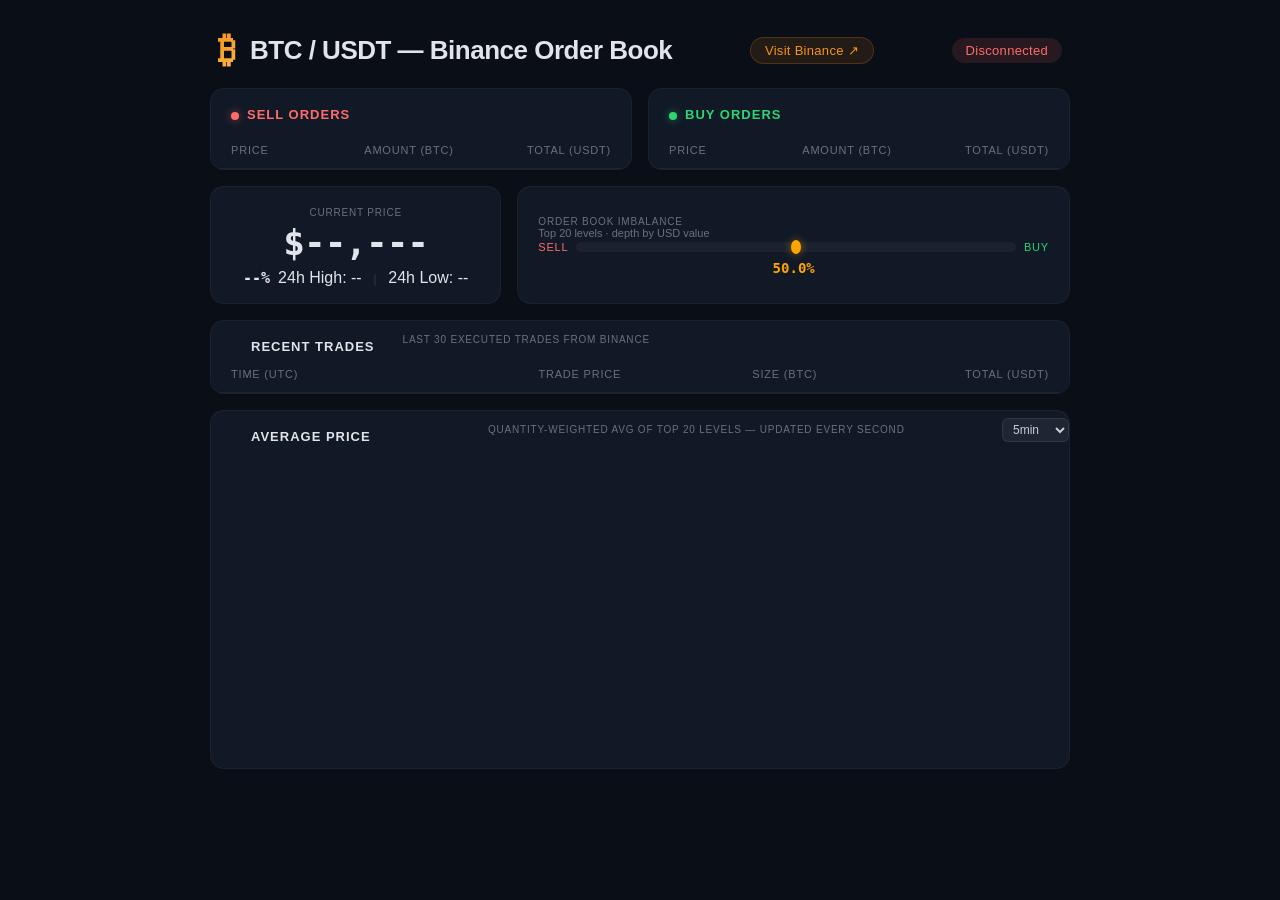
<file: index.html>
<!DOCTYPE html>
<html lang="en">
<head>
    <meta charset="UTF-8">
    <meta name="viewport" content="width=device-width, initial-scale=1.0">
    <title>BTC / USDT — Live Order Book & Price Chart (Binance)</title>
    <link rel="icon" type="image/svg+xml" href="data:image/svg+xml,<svg xmlns='http://www.w3.org/2000/svg' viewBox='0 0 64 64'><rect width='64' height='64' rx='12' fill='%23f7931a'/><text x='32' y='48' font-size='44' font-family='monospace' font-weight='bold' text-anchor='middle' fill='white'>B</text></svg>">
    <link rel="stylesheet" href="style.css">
</head>

<body>
<div class="container">

    <header>
        <div class="logo">
            <span class="logo-btc">₿</span>
            <h1>BTC / USDT — Binance Order Book</h1>
        </div>
        <a href="https://www.binance.com/en/trade/BTC_USDT" target="_blank" rel="noopener" class="link-badge" id="binanceLink">Visit Binance ↗</a>
        <div id="status" class="status disconnected">Connecting…</div>
    </header>

    <div class="orderbook">

        <div class="side asks-side">
            <h2><span class="dot ask-dot"></span>Sell Orders</h2>
            <table>
                <thead>
                    <tr>
                        <th class="price-col">Price</th>
                        <th class="amount-col">Amount (BTC)</th>
                        <th class="total-col">Total (USDT)</th>
                    </tr>
                </thead>
                <tbody id="asks"></tbody>
            </table>
        </div>

        <div class="side bids-side">
            <h2><span class="dot bid-dot"></span>Buy Orders</h2>
            <table>
                <thead>
                    <tr>
                        <th class="price-col">Price</th>
                        <th class="amount-col">Amount (BTC)</th>
                        <th class="total-col">Total (USDT)</th>
                    </tr>
                </thead>
                <tbody id="bids"></tbody>
            </table>
        </div>

    </div>

    <!-- Info box + imbalance bar -->
    <div class="price-strip">
        <div class="price-box" id="priceBox">
            <span class="box-title">Current Price</span>
            <span class="price-current" id="currentPrice">$--,---</span>
            <div class="price-meta">
                <span class="price-change" id="priceChange">--%</span>
                <!-- High / Low hidden on mobile — revealed via "Details" -->
                <span class="price-details" id="priceHigh">24h High: --</span>
                <span class="price-divider">&nbsp;|&nbsp;</span>
                <span class="price-details" id="priceLow">24h Low: --</span>
            </div>
            <!-- Mobile-only toggle for high/low (visible only ≤640px) -->
            <button class="details-btn" id="detailsBtn">Details</button>
        </div>
        <div class="imbalance-box">
            <span class="box-title squeeze">Order Book Imbalance</span>
            <p class="imbalance-subtitle">Top 20 levels · depth by USD value</p>
            <div class="imbalance-bar-wrap">
                <span class="imbalance-label sell-label">Sell</span>
                <div class="imbalance-bar-track">
                    <div class="imbalance-bar-fill" id="imbalanceFill"></div>
                </div>
                <span class="imbalance-label buy-label">Buy</span>
            </div>
            <div class="imbalance-pct-wrap"><span class="imbalance-pct" id="imbalancePct">50.0%</span></div>
        </div>
    </div>

    <!-- Recent trades panel -->
    <div class="trades-panel">
        <div class="trades-header">
            <h2 class="panel-heading">Recent Trades</h2>
            <span class="box-title squeeze">Last 30 executed trades from Binance</span>
        </div>
        <div class="trades-scroll">
            <table>
                <thead>
                    <tr>
                        <th class="time-col">Time (UTC)</th>
                        <th class="price-col">Trade Price</th>
                        <th class="amount-col">Size (BTC)</th>
                        <th class="total-col">Total (USDT)</th>
                    </tr>
                </thead>
                <tbody id="trades"></tbody>
            </table>
        </div>
        <div class="whale-overlay" id="whaleOverlay">
            <div class="whale-row fade-in" id="whaleRow">
                <span class="whale-label" id="whaleLabel">WHALE</span>
                <span class="whale-side-indicator" id="whaleSide"></span>
                <span class="whale-time" id="whaleTime"></span>
                <span class="whale-price" id="whalePrice"></span>
                <span class="whale-amount" id="whaleAmount"></span>
                <span class="whale-total" id="whaleTotal"></span>
            </div>
        </div>
    </div>

    <div class="chart-panel">
        <div class="chart-header">
            <h2 class="panel-heading">Average Price</h2>
            <span class="box-title squeeze">Quantity-weighted avg of top 20 levels — updated every second</span>
            <select id="time-window" class="time-select">
                <option value="30">30s</option>
                <option value="60">1min</option>
                <option value="300" selected>5min</option>
                <option value="600">10min</option>
                <option value="1800">30min</option>
                <option value="3600">1h</option>
            </select>
        </div>
        <canvas id="chart"></canvas>
    </div>

</div>

<script src="app.js"></script>
</body>
</html>
</file>
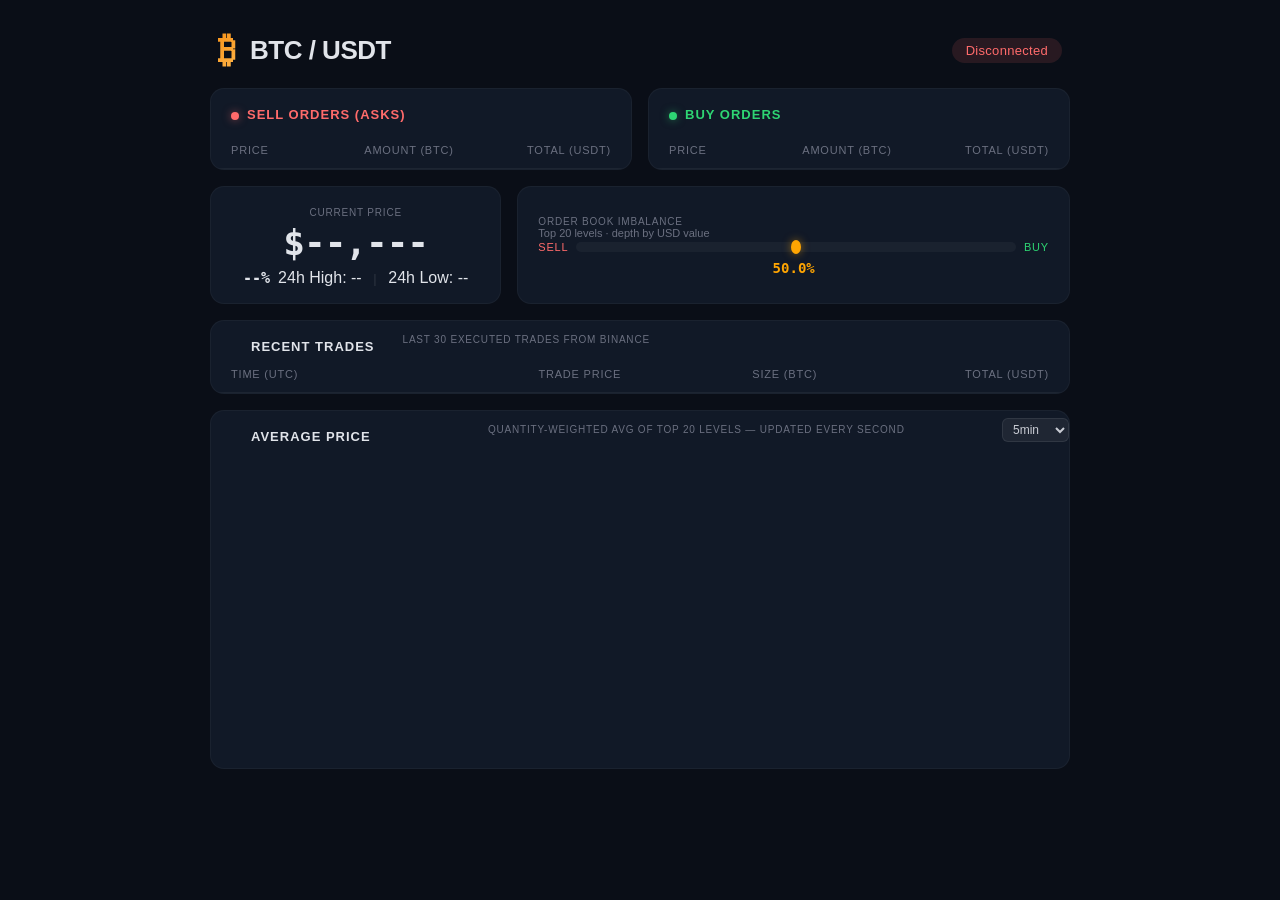
<file: pages/index.html>
<!DOCTYPE html>
<html lang="en">
<head>
    <meta charset="UTF-8">
    <meta name="viewport" content="width=device-width, initial-scale=1.0">
    <title>BTC / USDT — Order Book</title>
    <link rel="stylesheet" href="style.css">
</head>

<body>
<div class="container">

    <header>
        <div class="logo">
            <span class="logo-btc">₿</span>
            <h1>BTC / USDT</h1>
        </div>
        <div id="status" class="status disconnected">Connecting…</div>
    </header>

    <div class="orderbook">

        <div class="side asks-side">
            <h2><span class="dot ask-dot"></span>Sell Orders (Asks)</h2>
            <table>
                <thead>
                    <tr>
                        <th class="price-col">Price</th>
                        <th class="amount-col">Amount (BTC)</th>
                        <th class="total-col no-total">Total (USDT)</th>
                    </tr>
                </thead>
                <tbody id="asks"></tbody>
            </table>
        </div>

        <div class="side bids-side">
            <h2><span class="dot bid-dot"></span>Buy Orders</h2>
            <table>
                <thead>
                    <tr>
                        <th class="price-col">Price</th>
                        <th class="amount-col">Amount (BTC)</th>
                        <th class="total-col no-total">Total (USDT)</th>
                    </tr>
                </thead>
                <tbody id="bids"></tbody>
            </table>
        </div>

    </div>

    <!-- Info box + imbalance bar -->
    <div class="price-strip">
        <div class="price-box" id="priceBox">
            <span class="box-title">Current Price</span>
            <span class="price-current" id="currentPrice">$--,---</span>
            <div class="price-meta">
                <span class="price-change" id="priceChange">--%</span>
                <!-- High / Low hidden on mobile — revealed via "Details" -->
                <span class="price-details" id="priceHigh">24h High: --</span>
                <span class="price-divider">&nbsp;|&nbsp;</span>
                <span class="price-details" id="priceLow">24h Low: --</span>
            </div>
            <!-- Mobile-only toggle for high/low (visible only ≤640px) -->
            <button class="details-btn" id="detailsBtn">Details</button>
        </div>
        <div class="imbalance-box">
            <span class="box-title squeeze">Order Book Imbalance</span>
            <p class="imbalance-subtitle">Top 20 levels · depth by USD value</p>
            <div class="imbalance-bar-wrap">
                <span class="imbalance-label sell-label">Sell</span>
                <div class="imbalance-bar-track">
                    <div class="imbalance-bar-fill" id="imbalanceFill"></div>
                </div>
                <span class="imbalance-label buy-label">Buy</span>
            </div>
            <div class="imbalance-pct-wrap"><span class="imbalance-pct" id="imbalancePct">50.0%</span></div>
        </div>
    </div>

    <!-- Recent trades panel -->
    <div class="trades-panel">
        <div class="trades-header">
            <h2 class="panel-heading">Recent Trades</h2>
            <span class="box-title squeeze">Last 30 executed trades from Binance</span>
        </div>
        <div class="trades-scroll">
            <table>
                <thead>
                    <tr>
                        <th class="time-col">Time (UTC)</th>
                        <th class="price-col">Trade Price</th>
                        <th class="amount-col">Size (BTC)</th>
                        <th class="total-col no-total">Total (USDT)</th>
                    </tr>
                </thead>
                <tbody id="trades"></tbody>
            </table>
        </div>
        <div class="whale-overlay" id="whaleOverlay">
            <div class="whale-row fade-in" id="whaleRow">
                <span class="whale-label" id="whaleLabel">WHALE</span>
                <span class="whale-side-indicator" id="whaleSide"></span>
                <span class="whale-time" id="whaleTime"></span>
                <span class="whale-price" id="whalePrice"></span>
                <span class="whale-amount" id="whaleAmount"></span>
                <span class="whale-total" id="whaleTotal"></span>
            </div>
        </div>
    </div>

    <div class="chart-panel">
        <div class="chart-header">
            <h2 class="panel-heading">Average Price</h2>
            <span class="box-title squeeze">Quantity-weighted avg of top 20 levels — updated every second</span>
            <select id="time-window" class="time-select">
                <option value="30">30s</option>
                <option value="60">1min</option>
                <option value="300" selected>5min</option>
                <option value="600">10min</option>
                <option value="1800">30min</option>
                <option value="3600">1h</option>
            </select>
        </div>
        <canvas id="chart"></canvas>
    </div>

</div>

<script src="app.js"></script>
</body>
</html>
</file>
<file: style.css>
/* ── Reset & base ─────────────────────────────────────── */
*, *::before, *::after { box-sizing: border-box; margin: 0; padding: 0; }

body {
    font-family: -apple-system, BlinkMacSystemFont, "Segoe UI", Roboto, "Helvetica Neue", Arial, sans-serif;
    background: #0a0e17;
    color: #e1e4ea;
    min-height: 100vh;
    display: flex;
    justify-content: center;
    padding: 32px 16px;
    -webkit-font-smoothing: antialiased;
}

/* ── Container ────────────────────────────────────────── */
.container { max-width: 860px; width: 100%; }

/* ── Header ───────────────────────────────────────────── */
header {
    display: flex;
    justify-content: space-between;
    align-items: center;
    margin-bottom: 20px;
    padding: 0 8px;
}

.logo {
    display: flex;
    align-items: center;
    gap: 14px;
}

.logo-btc {
    font-size: 36px;
    color: #f7931a;
    line-height: 1;
    font-weight: 700;
    background: linear-gradient(135deg, #f7931a, #ffb347);
    -webkit-background-clip: text;
    -webkit-text-fill-color: transparent;
}

h1 {
    font-size: 26px;
    font-weight: 600;
    color: #e1e4ea;
    letter-spacing: -0.5px;
}

/* ── Status badge ─────────────────────────────────────── */
.status {
    font-size: 13px;
    padding: 5px 14px;
    border-radius: 99px;
    font-weight: 500;
    letter-spacing: 0.3px;
}

.status.connected {
    background: rgba(46, 213, 115, 0.12);
    color: #2ed573;
}

.status.disconnected {
    background: rgba(255, 107, 107, 0.12);
    color: #ff6b6b;
}

/* ── Binance link badge ──────────────────────────────── */
.link-badge {
    font-size: 13px;
    padding: 5px 14px;
    border-radius: 99px;
    font-weight: 500;
    color: #f7931a;
    background: rgba(247, 147, 26, 0.1);
    border: 1px solid rgba(247, 147, 26, 0.2);
    text-decoration: none;
    letter-spacing: 0.3px;
}
.link-badge:hover {
    background: rgba(247, 147, 26, 0.18);
}

/* ── Order book layout ────────────────────────────────── */
.orderbook {
    display: flex;
    gap: 16px;
}

.side {
    flex: 1;
    background: #111927;
    border-radius: 14px;
    overflow: hidden;
    border: 1px solid rgba(255,255,255,0.04);
}

.side h2 {
    font-size: 13px;
    font-weight: 600;
    text-transform: uppercase;
    letter-spacing: 1px;
    padding: 18px 20px 12px;
    margin: 0;
}

.asks-side h2 { color: #ff6b6b; }
.bids-side h2 { color: #2ed573; }

.dot {
    display: inline-block;
    width: 8px; height: 8px;
    border-radius: 50%;
    margin-right: 8px;
    vertical-align: middle;
}

.ask-dot { background: #ff6b6b; box-shadow: 0 0 8px rgba(255,107,107,0.5); }
.bid-dot { background: #2ed573; box-shadow: 0 0 8px rgba(46,213,115,0.5); }

/* ── Table ────────────────────────────────────────────── */
table {
    width: 100%;
    border-collapse: collapse;
}

thead th {
    font-size: 11px;
    font-weight: 500;
    text-transform: uppercase;
    letter-spacing: 0.8px;
    color: #6b7080;
    padding: 10px 20px 12px;
    text-align: right;
    border-bottom: 1px solid rgba(255,255,255,0.05);
}

thead th:first-child { text-align: left; }

tbody tr {
    transition: background 0.15s ease;
    cursor: default;
}

tbody tr:hover { background: rgba(255,255,255,0.03); }

td {
    font-family: "SF Mono", "Fira Code", "Cascadia Code", monospace;
    font-size: 13px;
    padding: 7px 20px;
    text-align: right;
    position: relative;
}

td:first-child { text-align: left; }

/* ── Depth bar inside price cell ──────────────────────── */
.price-cell { position: relative; overflow: hidden; }

.depth-bar {
    position: absolute;
    top: 0; bottom: 0;
    left: 0;
    opacity: 0.07;
    pointer-events: none;
    transition: width 150ms ease;
}

.asks-side .depth-bar { background: #ff6b6b; }
.bids-side .depth-bar { background: #2ed573; }

/* ── Price / amount styling ───────────────────────────── */
td.price-cell span {
    position: relative;
    z-index: 1;
}

.asks-side td.price-cell span { color: #ff6b6b; font-weight: 500; }
.bids-side td.price-cell span { color: #2ed573; font-weight: 500; }

td.amount-cell, td.total-cell { color: #c9ccd4; }

/* ── Box titles & subtitles ─────────────────────────────── */
.box-title {
    display: block;
    font-size: 10px;
    text-transform: uppercase;
    letter-spacing: 0.8px;
    color: #6b7080;
    margin-bottom: 4px;
}

.imbalance-subtitle {
    display: block;
    font-size: 11px;
    color: #6b7080;
    margin-bottom: 2px;
}

/* ── Box-title inline variant ─────────────────────────── */
.squeeze {
    display: inline;
    margin-bottom: 0;
}

/* ── Price strip (info box + imbalance) ─────────────── */
.price-strip {
    display: flex;
    gap: 16px;
    align-items: stretch;
    margin-top: 16px;
}

.price-box {
    flex: 0 0 auto;
    text-align: center;
    padding: 20px 32px 16px;
    background: #111927;
    border-radius: 14px;
    border: 1px solid rgba(255,255,255,0.04);
    min-width: 260px;
}

.price-current {
    display: block;
    font-size: 36px;
    font-weight: 700;
    font-family: "SF Mono", "Fira Code", "Cascadia Code", monospace;
    color: #e1e4ea;
    letter-spacing: -1px;
}

.price-current.up   { color: #2ed573; }
.price-current.down { color: #ff6b6b; }

.price-meta {
    display: flex;
    align-items: center;
    justify-content: center;
    gap: 8px;
    margin-top: 6px;
}

.price-change { font-size: 15px; font-weight: 600; font-family: "SF Mono", monospace; }
.price-divider { color: rgba(255,255,255,0.12); font-size: 13px; user-select: none; }
/* Imbalance bar */
.imbalance-box {
    flex: 1;
    display: flex;
    flex-direction: column;
    justify-content: center;
    padding: 18px 20px 16px;
    background: #111927;
    border-radius: 14px;
    border: 1px solid rgba(255,255,255,0.04);
}

.imbalance-bar-wrap {
    display: flex;
    align-items: center;
    gap: 8px;
    justify-content: center;
}

.imbalance-label { font-size: 11px; text-transform: uppercase; letter-spacing: 0.8px; color: #6b7080; white-space: nowrap; }
.buy-label       { color: #2ed573 !important; }
.sell-label      { color: #ff6b6b !important; }

.imbalance-bar-track {
    flex: 1;
    height: 10px;
    background: rgba(255,255,255,0.04);
    border-radius: 99px;
    overflow: visible;
    position: relative;      /* so the dot can be absolutely positioned */
}

.imbalance-bar-fill {
    height: 14px;
    width: 10px;
    border-radius: 50%;
    background: #ffa502;
    position: absolute;
    left: var(--pos, 50%);   /* 0% = Sell side (left), 100% = Buy side (right) */
    top: 50%;
    margin-top: -7px;        /* half of height to center vertically */
    margin-left: -5px;       /* half of width to center horizontally */
    box-shadow: 0 0 8px rgba(255,165,2,0.5);
    transition: left 300ms ease, background 300ms ease;
}

.imbalance-pct-wrap {
    text-align: center;
    margin-top: 6px;
}

.imbalance-pct {
    font-size: 14px;
    font-weight: 700;
    font-family: "SF Mono", monospace;
    color: #ffa502;
    white-space: nowrap;
}

/* ── Recent trades panel ────────────────────────────────── */
.trades-panel {
    position: relative;
    margin-top: 16px;
    background: #111927;
    border-radius: 14px;
    overflow: hidden;
    border: 1px solid rgba(255,255,255,0.04);
}

.panel-heading {
    font-size: 13px;
    font-weight: 600;
    text-transform: uppercase;
    letter-spacing: 1px;
    padding: 18px 20px 4px;
    margin: 0;
}

.trades-header {
    display: flex;
    align-items: center;
    gap: 8px;
    padding-left: 20px;
}

.trades-panel table { width: 100%; border-collapse: collapse; }

/* Trades-panel column overrides — scoped selectors avoid leaking globally */
.trades-panel .time-col   { font-size: 11px; color: #6b7080; padding-left: 20px !important; }
.trades-panel .amount-col { cursor: default; }
.trades-panel .total-col  { color: #6b7080; }

/* Trades panel first column alignment */
.trades-panel td:first-child,
.trades-panel thead th:first-child { text-align: left; }

.trades-panel tbody tr { cursor: default; }
.trades-panel tbody tr:hover { background: rgba(255,255,255,0.03); }

/* Color-code trade rows */
.trades-panel .ask td.price-cell span { color: #ff6b6b; font-weight: 500; }
.trades-panel .bid td.price-cell span { color: #2ed573; font-weight: 500; }

/* ── Whale overlay ─────────────────────────────────────── */
.whale-overlay {
    position: absolute;
    top: 48px;   /* just below .trades-header */
    left: 16px;
    right: 16px;
    pointer-events: none;
    z-index: 10;
    opacity: 0;
    transition: opacity 300ms ease;
}

.whale-row {
    display: flex;
    align-items: center;
    justify-content: space-between;
    padding: 8px 16px;
    background: linear-gradient(135deg, #f7931a 0%, #e8850f 100%);
    border-radius: 10px;
    color: #fff;
    font-size: 12px;
    font-family: "SF Mono", "Fira Code", monospace;
    box-shadow: 0 4px 20px rgba(247, 147, 26, 0.35);
    gap: 12px;
}

.whale-row.fade-in { animation: whale-fade-in 300ms ease-out both; }
.whale-row.fading-out { animation: whale-fade-out 1500ms ease-in both; }

@keyframes whale-fade-in {
    from { opacity: 0; transform: translateY(-8px); }
    to   { opacity: 1; transform: translateY(0); }
}

@keyframes whale-fade-out {
    from { opacity: 1; }
    to   { opacity: 0; }
}

.whale-label {
    font-size: 10px;
    font-weight: 800;
    letter-spacing: 1.2px;
    padding: 3px 6px;
    border-radius: 4px;
    background: rgba(255,255,255,0.2);
}

.whale-time { color: rgba(255,255,255,0.6); font-size: 11px; white-space: nowrap; }
.whale-price, .whale-total, .whale-amount { font-weight: 600; }

/* Scrollable trades area */
.trades-scroll {
    max-height: 420px;
    overflow-y: auto;
}

/* Custom scrollbar for trades */
.trades-scroll::-webkit-scrollbar { width: 6px; }
.trades-scroll::-webkit-scrollbar-track { background: transparent; }
.trades-scroll::-webkit-scrollbar-thumb { background: rgba(255,255,255,0.1); border-radius: 3px; }
.trades-scroll::-webkit-scrollbar-thumb:hover { background: rgba(255,255,255,0.2); }

/* ── Chart panel ──────────────────────────────────────── */
.chart-panel {
    margin-top: 16px;
    background: #111927;
    border-radius: 14px;
    overflow: hidden;
    border: 1px solid rgba(255,255,255,0.04);
}

/* ── Chart header ─────────────────────────────────────── */
.chart-header {
    display: flex;
    justify-content: space-between;
    align-items: center;
    gap: 10px;
    padding-left: 20px;
    flex-wrap: wrap;
}

.time-select {
    background: rgba(255,255,255,0.06);
    color: #c9ccd4;
    border: 1px solid rgba(255,255,255,0.08);
    border-radius: 6px;
    padding: 3px 6px;
    font-size: 12px;
    font-family: inherit;
    cursor: pointer;
}

.time-select:hover { background: rgba(255,255,255,0.1); }
.time-select:focus { outline: none; border-color: rgba(255,255,255,0.2); }


#chart {
    display: block;
    width: 100%;
    height: 320px;
}

/* ── Responsive (mobile ≤640px) ───────────────────────── */
@media (max-width: 640px) {

    /* Order book — stack sides */
    .orderbook { flex-direction: column; }
    .side h2   { padding: 14px 16px 8px !important; }

    /* Tighter table cells */
    td, thead th      { padding-left: 10px !important; padding-right: 10px !important; font-size: 12px; }

    /* Price box — shrink price & show Details button */
    .price-strip       { flex-direction: column; align-items: stretch; }
    .price-box         { min-width: auto; text-align: center; padding: 16px 16px 12px; }
    .price-current     { font-size: 30px; letter-spacing: -0.5px; }

    /* Price details hidden until user taps "Details" */
    .price-details      { display: none; }
    .price-box.expanded .price-details { display: inline; }
    .price-box.expanded .price-divider  { display: inline; }

    /* Details toggle button (visible on mobile via @media) */
    .details-btn {
        display: block;
        margin-top: 8px;
        padding: 6px 16px;
        font-size: 12px;
        font-family: inherit;
        font-weight: 500;
        color: #c9ccd4;
        background: rgba(255,255,255,0.06);
        border: 1px solid rgba(255,255,255,0.1);
        border-radius: 6px;
        cursor: pointer;
    }
    .details-btn:hover { background: rgba(255,255,255,0.12); }

    /* Imbalance bar — stack, shrink */
    .imbalance-box     { padding: 14px 16px 12px; }
    .imbalance-subtitle  { font-size: 10px; margin-bottom: 1px; }
    .imbalance-pct       { font-size: 13px; }

    /* Trades panel — tighter */
    .trades-scroll     { max-height: 280px; }
    .trades-header,
    .chart-header      { flex-direction: column; align-items: flex-start; gap: 2px !important; padding-left: 16px; }

    /* Whale overlay — tighter for mobile */
    .whale-overlay     { top: 44px; left: 8px; right: 8px; }
    .whale-row         { font-size: 10px; padding: 6px 10px; gap: 8px; }

    /* Chart — tighter x-axis labels */
    #chart             { height: 240px; }
    .time-select       { font-size: 11px; padding: 2px 4px; }
}

/* ── Hide Details button on desktop (always) ──────────── */
.details-btn { display: none; }
</file>
<file: pages/style.css>
/* ── Reset & base ─────────────────────────────────────── */
*, *::before, *::after { box-sizing: border-box; margin: 0; padding: 0; }

body {
    font-family: -apple-system, BlinkMacSystemFont, "Segoe UI", Roboto, "Helvetica Neue", Arial, sans-serif;
    background: #0a0e17;
    color: #e1e4ea;
    min-height: 100vh;
    display: flex;
    justify-content: center;
    padding: 32px 16px;
    -webkit-font-smoothing: antialiased;
}

/* ── Container ────────────────────────────────────────── */
.container { max-width: 860px; width: 100%; }

/* ── Header ───────────────────────────────────────────── */
header {
    display: flex;
    justify-content: space-between;
    align-items: center;
    margin-bottom: 20px;
    padding: 0 8px;
}

.logo {
    display: flex;
    align-items: center;
    gap: 14px;
}

.logo-btc {
    font-size: 36px;
    color: #f7931a;
    line-height: 1;
    font-weight: 700;
    background: linear-gradient(135deg, #f7931a, #ffb347);
    -webkit-background-clip: text;
    -webkit-text-fill-color: transparent;
}

h1 {
    font-size: 26px;
    font-weight: 600;
    color: #e1e4ea;
    letter-spacing: -0.5px;
}

/* ── Status badge ─────────────────────────────────────── */
.status {
    font-size: 13px;
    padding: 5px 14px;
    border-radius: 99px;
    font-weight: 500;
    letter-spacing: 0.3px;
}

.status.connected {
    background: rgba(46, 213, 115, 0.12);
    color: #2ed573;
}

.status.disconnected {
    background: rgba(255, 107, 107, 0.12);
    color: #ff6b6b;
}

/* ── Order book layout ────────────────────────────────── */
.orderbook {
    display: flex;
    gap: 16px;
}

.side {
    flex: 1;
    background: #111927;
    border-radius: 14px;
    overflow: hidden;
    border: 1px solid rgba(255,255,255,0.04);
}

.side h2 {
    font-size: 13px;
    font-weight: 600;
    text-transform: uppercase;
    letter-spacing: 1px;
    padding: 18px 20px 12px;
    margin: 0;
}

.asks-side h2 { color: #ff6b6b; }
.bids-side h2 { color: #2ed573; }

.dot {
    display: inline-block;
    width: 8px; height: 8px;
    border-radius: 50%;
    margin-right: 8px;
    vertical-align: middle;
}

.ask-dot { background: #ff6b6b; box-shadow: 0 0 8px rgba(255,107,107,0.5); }
.bid-dot { background: #2ed573; box-shadow: 0 0 8px rgba(46,213,115,0.5); }

/* ── Table ────────────────────────────────────────────── */
table {
    width: 100%;
    border-collapse: collapse;
}

thead th {
    font-size: 11px;
    font-weight: 500;
    text-transform: uppercase;
    letter-spacing: 0.8px;
    color: #6b7080;
    padding: 10px 20px 12px;
    text-align: right;
    border-bottom: 1px solid rgba(255,255,255,0.05);
}

thead th:first-child { text-align: left; }

tbody tr {
    transition: background 0.15s ease;
    cursor: default;
}

tbody tr:hover { background: rgba(255,255,255,0.03); }

td {
    font-family: "SF Mono", "Fira Code", "Cascadia Code", monospace;
    font-size: 13px;
    padding: 7px 20px;
    text-align: right;
    position: relative;
}

td:first-child { text-align: left; }

/* ── Depth bar inside price cell ──────────────────────── */
.price-cell { position: relative; overflow: hidden; }

.depth-bar {
    position: absolute;
    top: 0; bottom: 0;
    left: 0;
    opacity: 0.07;
    pointer-events: none;
    transition: width 150ms ease;
}

.asks-side .depth-bar { background: #ff6b6b; }
.bids-side .depth-bar { background: #2ed573; }

/* ── Price / amount styling ───────────────────────────── */
td.price-cell span {
    position: relative;
    z-index: 1;
}

.asks-side td.price-cell span { color: #ff6b6b; font-weight: 500; }
.bids-side td.price-cell span { color: #2ed573; font-weight: 500; }

td.amount-cell, td.total-cell { color: #c9ccd4; }

/* ── Box titles & subtitles ─────────────────────────────── */
.box-title {
    display: block;
    font-size: 10px;
    text-transform: uppercase;
    letter-spacing: 0.8px;
    color: #6b7080;
    margin-bottom: 4px;
}

.imbalance-subtitle {
    display: block;
    font-size: 11px;
    color: #6b7080;
    margin-bottom: 2px;
}

/* ── Box-title inline variant ─────────────────────────── */
.squeeze {
    display: inline;
    margin-bottom: 0;
}

/* ── Price strip (info box + imbalance) ─────────────── */
.price-strip {
    display: flex;
    gap: 16px;
    align-items: stretch;
    margin-top: 16px;
}

.price-box {
    flex: 0 0 auto;
    text-align: center;
    padding: 20px 32px 16px;
    background: #111927;
    border-radius: 14px;
    border: 1px solid rgba(255,255,255,0.04);
    min-width: 260px;
}

.price-current {
    display: block;
    font-size: 36px;
    font-weight: 700;
    font-family: "SF Mono", "Fira Code", "Cascadia Code", monospace;
    color: #e1e4ea;
    letter-spacing: -1px;
}

.price-current.up   { color: #2ed573; }
.price-current.down { color: #ff6b6b; }

.price-meta {
    display: flex;
    align-items: center;
    justify-content: center;
    gap: 8px;
    margin-top: 6px;
}

.price-change { font-size: 15px; font-weight: 600; font-family: "SF Mono", monospace; }
.price-divider { color: rgba(255,255,255,0.12); font-size: 13px; user-select: none; }
.price-hl      { font-size: 13px; color: #c9ccd4; font-family: "SF Mono", monospace; }

/* Imbalance bar */
.imbalance-box {
    flex: 1;
    display: flex;
    flex-direction: column;
    justify-content: center;
    padding: 18px 20px 16px;
    background: #111927;
    border-radius: 14px;
    border: 1px solid rgba(255,255,255,0.04);
}

.imbalance-bar-wrap {
    display: flex;
    align-items: center;
    gap: 8px;
    justify-content: center;
}

.imbalance-label { font-size: 11px; text-transform: uppercase; letter-spacing: 0.8px; color: #6b7080; white-space: nowrap; }
.buy-label       { color: #2ed573 !important; }
.sell-label      { color: #ff6b6b !important; }

.imbalance-bar-track {
    flex: 1;
    height: 10px;
    background: rgba(255,255,255,0.04);
    border-radius: 99px;
    overflow: visible;
    position: relative;      /* so the dot can be absolutely positioned */
}

.imbalance-bar-fill {
    height: 14px;
    width: 10px;
    border-radius: 50%;
    background: #ffa502;
    position: absolute;
    left: var(--pos, 50%);   /* 0% = Sell side (left), 100% = Buy side (right) */
    top: 50%;
    margin-top: -7px;        /* half of height to center vertically */
    margin-left: -5px;       /* half of width to center horizontally */
    box-shadow: 0 0 8px rgba(255,165,2,0.5);
    transition: left 300ms ease, background 300ms ease;
}

.imbalance-pct-wrap {
    text-align: center;
    margin-top: 6px;
}

.imbalance-pct {
    font-size: 14px;
    font-weight: 700;
    font-family: "SF Mono", monospace;
    color: #ffa502;
    white-space: nowrap;
}

/* ── Recent trades panel ────────────────────────────────── */
.trades-panel {
    position: relative;
    margin-top: 16px;
    background: #111927;
    border-radius: 14px;
    overflow: hidden;
    border: 1px solid rgba(255,255,255,0.04);
}

.panel-heading {
    font-size: 13px;
    font-weight: 600;
    text-transform: uppercase;
    letter-spacing: 1px;
    padding: 18px 20px 4px;
    margin: 0;
}

.trades-header {
    display: flex;
    align-items: center;
    gap: 8px;
    padding-left: 20px;
}

.trades-panel table { width: 100%; border-collapse: collapse; }

/* Trades-panel column overrides — scoped selectors avoid leaking globally */
.trades-panel .time-col   { font-size: 11px; color: #6b7080; padding-left: 20px !important; }
.trades-panel .amount-col { cursor: default; }
.trades-panel .total-col  { color: #6b7080; }

/* Trades panel first column alignment */
.trades-panel td:first-child,
.trades-panel thead th:first-child { text-align: left; }

.trades-panel tbody tr { cursor: default; }
.trades-panel tbody tr:hover { background: rgba(255,255,255,0.03); }

/* Color-code trade rows */
.trades-panel .ask td.price-cell span { color: #ff6b6b; font-weight: 500; }
.trades-panel .bid td.price-cell span { color: #2ed573; font-weight: 500; }

/* ── Whale overlay ─────────────────────────────────────── */
.whale-overlay {
    position: absolute;
    top: 48px;   /* just below .trades-header */
    left: 16px;
    right: 16px;
    pointer-events: none;
    z-index: 10;
    opacity: 0;
    transition: opacity 300ms ease;
}

.whale-row {
    display: flex;
    align-items: center;
    justify-content: space-between;
    padding: 8px 16px;
    background: linear-gradient(135deg, #f7931a 0%, #e8850f 100%);
    border-radius: 10px;
    color: #fff;
    font-size: 12px;
    font-family: "SF Mono", "Fira Code", monospace;
    box-shadow: 0 4px 20px rgba(247, 147, 26, 0.35);
    gap: 12px;
}

.whale-row.fade-in { animation: whale-fade-in 300ms ease-out both; }
.whale-row.fading-out { animation: whale-fade-out 1500ms ease-in both; }

@keyframes whale-fade-in {
    from { opacity: 0; transform: translateY(-8px); }
    to   { opacity: 1; transform: translateY(0); }
}

@keyframes whale-fade-out {
    from { opacity: 1; }
    to   { opacity: 0; }
}

.whale-label {
    font-size: 10px;
    font-weight: 800;
    letter-spacing: 1.2px;
    padding: 3px 6px;
    border-radius: 4px;
    background: rgba(255,255,255,0.2);
}

.whale-col { flex: 0 0 auto; text-align: center; }
.whale-time { color: rgba(255,255,255,0.6); font-size: 11px; white-space: nowrap; }
.whale-price, .whale-total, .whale-amount { font-weight: 600; }

/* Scrollable trades area */
.trades-scroll {
    max-height: 420px;
    overflow-y: auto;
}

/* Custom scrollbar for trades */
.trades-scroll::-webkit-scrollbar { width: 6px; }
.trades-scroll::-webkit-scrollbar-track { background: transparent; }
.trades-scroll::-webkit-scrollbar-thumb { background: rgba(255,255,255,0.1); border-radius: 3px; }
.trades-scroll::-webkit-scrollbar-thumb:hover { background: rgba(255,255,255,0.2); }

/* ── Chart panel ──────────────────────────────────────── */
.chart-panel {
    margin-top: 16px;
    background: #111927;
    border-radius: 14px;
    overflow: hidden;
    border: 1px solid rgba(255,255,255,0.04);
}

/* ── Chart header ─────────────────────────────────────── */
.chart-header {
    display: flex;
    justify-content: space-between;
    align-items: center;
    gap: 10px;
    padding-left: 20px;
    flex-wrap: wrap;
}

.time-select {
    background: rgba(255,255,255,0.06);
    color: #c9ccd4;
    border: 1px solid rgba(255,255,255,0.08);
    border-radius: 6px;
    padding: 3px 6px;
    font-size: 12px;
    font-family: inherit;
    cursor: pointer;
}

.time-select:hover { background: rgba(255,255,255,0.1); }
.time-select:focus { outline: none; border-color: rgba(255,255,255,0.2); }

.chart-label-asks { color: #ff6b6b; }
.chart-label-bids { color: #2ed573; margin-left: 4px; }

#chart {
    display: block;
    width: 100%;
    height: 320px;
}

/* ── Responsive (mobile ≤640px) ───────────────────────── */
@media (max-width: 640px) {

    /* Hide total columns on small screens */
    table th.no-total,
    table td.no-total   { display: none !important; }

    /* Order book — stack sides */
    .orderbook { flex-direction: column; }
    .side h2   { padding: 14px 16px 8px !important; }

    /* Tighter table cells */
    td, thead th      { padding-left: 10px !important; padding-right: 10px !important; font-size: 12px; }

    /* Price box — shrink price & show Details button */
    .price-strip       { flex-direction: column; align-items: stretch; }
    .price-box         { min-width: auto; text-align: center; padding: 16px 16px 12px; }
    .price-current     { font-size: 30px; letter-spacing: -0.5px; }

    /* Price details hidden until user taps "Details" */
    .price-details      { display: none; }
    .price-box.expanded .price-details { display: inline; }
    .price-box.expanded .price-divider  { display: inline; }

    /* Details toggle button (visible on mobile via @media) */
    .details-btn {
        display: block;
        margin-top: 8px;
        padding: 6px 16px;
        font-size: 12px;
        font-family: inherit;
        font-weight: 500;
        color: #c9ccd4;
        background: rgba(255,255,255,0.06);
        border: 1px solid rgba(255,255,255,0.1);
        border-radius: 6px;
        cursor: pointer;
    }
    .details-btn:active { background: rgba(255,255,255,0.12); }

    /* Imbalance bar — stack, shrink */
    .imbalance-box     { padding: 14px 16px 12px; }
    .imbalance-subtitle  { font-size: 10px; margin-bottom: 1px; }
    .imbalance-pct       { font-size: 13px; }

    /* Trades panel — tighter */
    .trades-scroll     { max-height: 280px; }
    .trades-header,
    .chart-header      { flex-direction: column; align-items: flex-start; gap: 2px !important; padding-left: 16px; }

    /* Whale overlay — tighter for mobile */
    .whale-overlay     { top: 44px; left: 8px; right: 8px; }
    .whale-row         { font-size: 10px; padding: 6px 10px; gap: 8px; }

    /* Chart */
    #chart             { height: 240px; }
}

/* ── Hide Details button on desktop (always) ──────────── */
.details-btn { display: none; }
</file>
